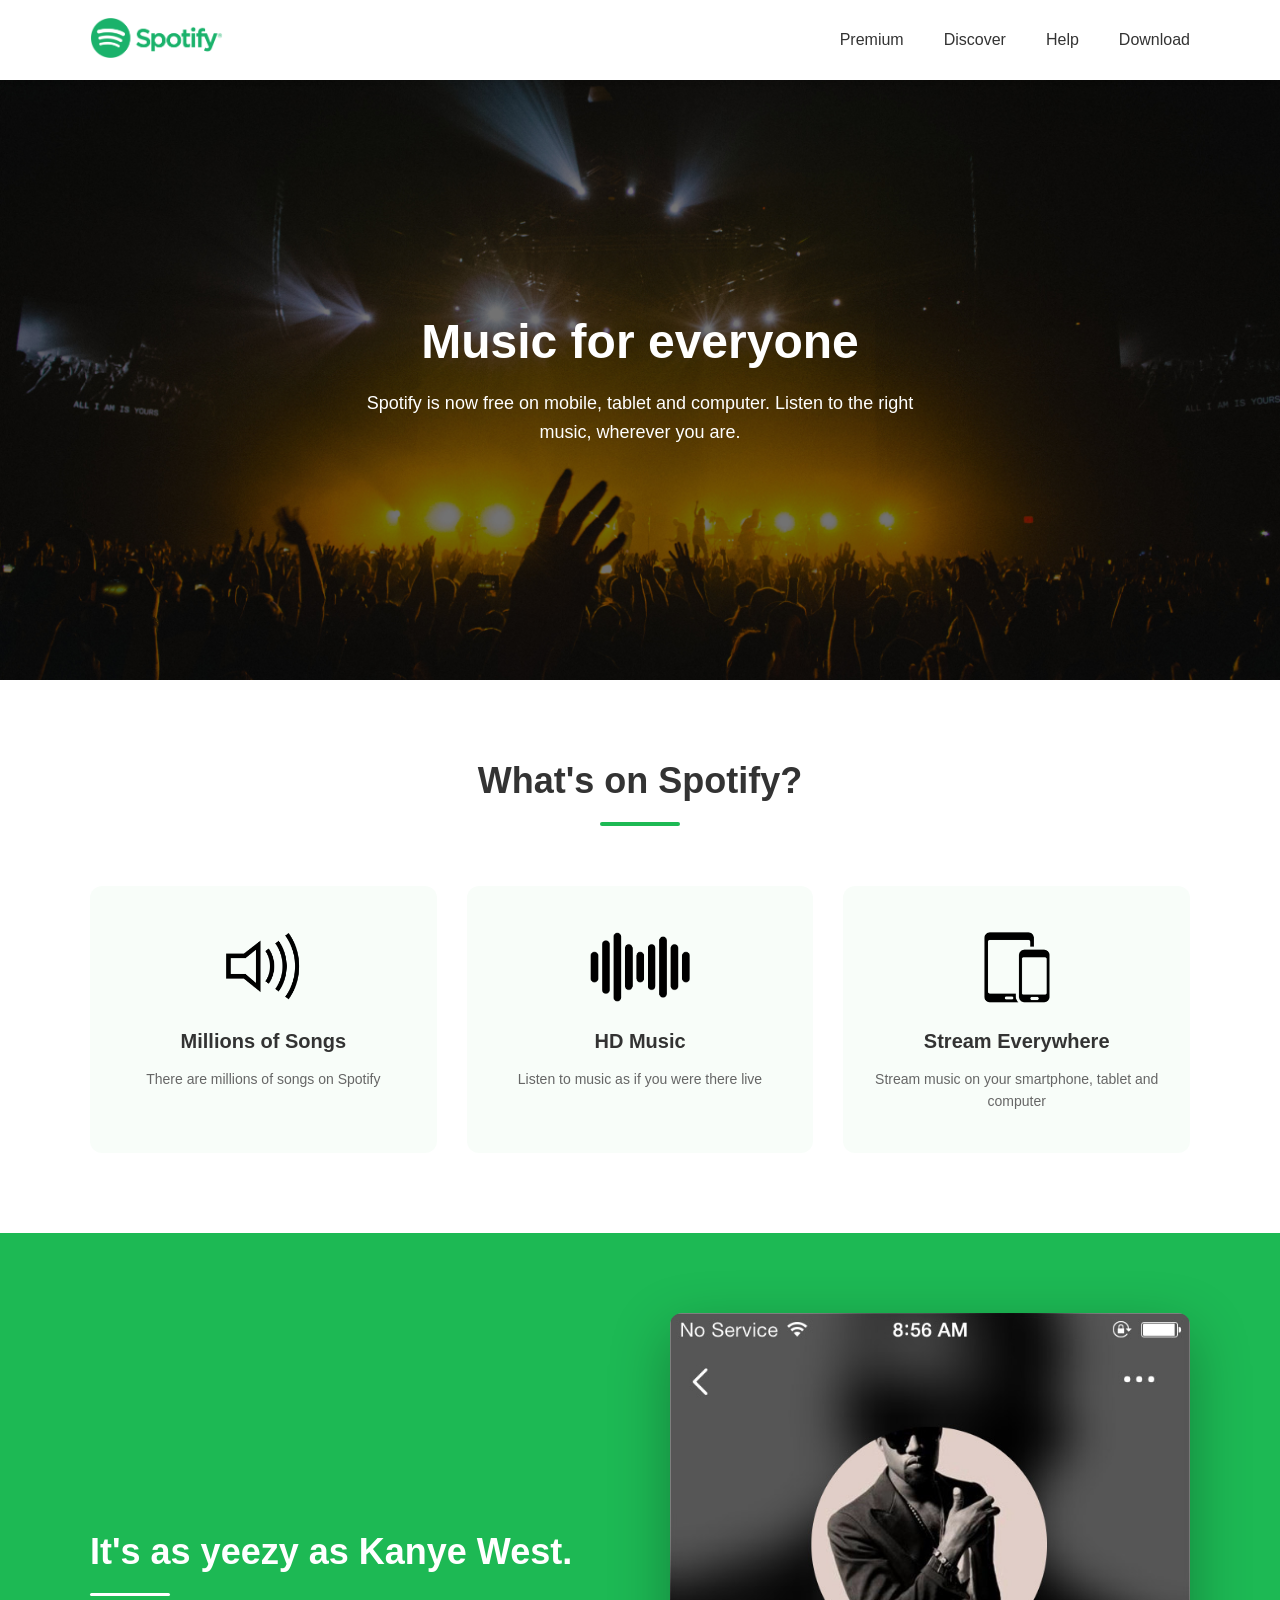
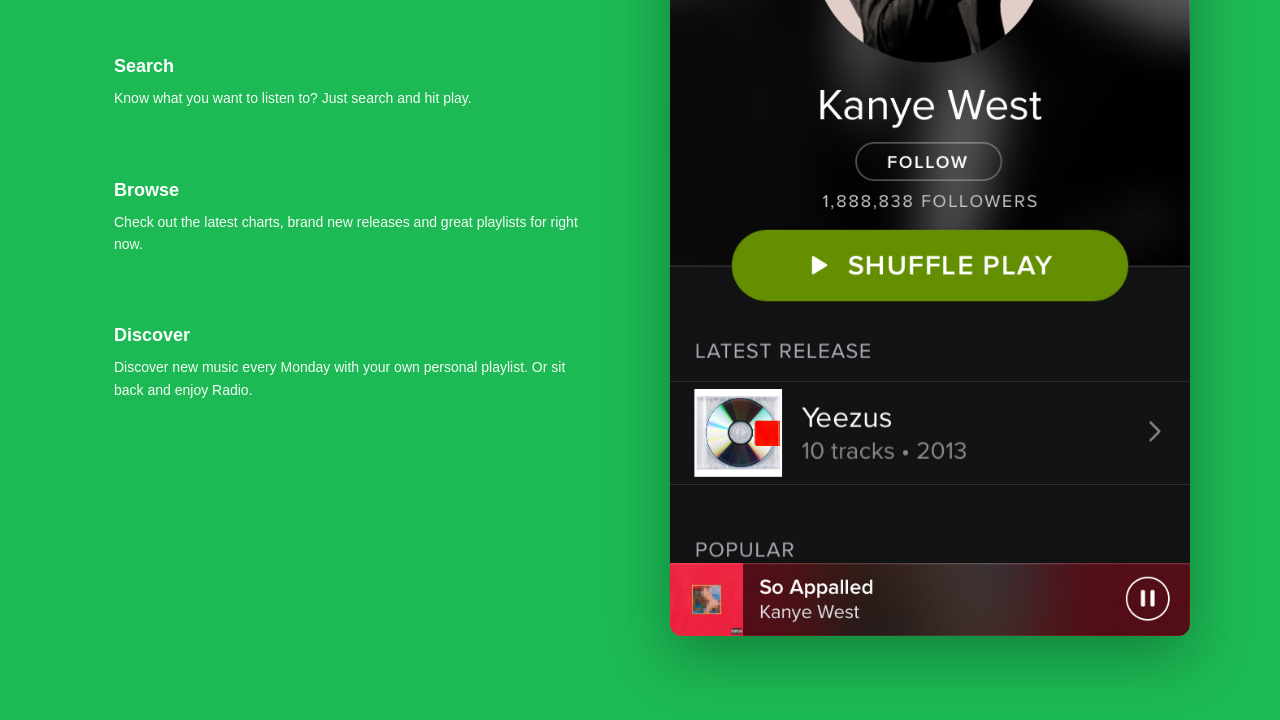
<file: spotyCo/index.html>
<!DOCTYPE html>
<html lang="en">
<head>
  <meta charset="UTF-8">
  <meta name="viewport" content="width=device-width, initial-scale=1.0">
  <title>Spotify</title>
  <link rel="stylesheet" href="./styles/style.css">
</head>
<body>
  <!-- NAVBAR -->
  <nav class="navbar">
    <div class="nav-wrapper">
      <div class="logo">
        <img src="./images/spotify-logo.png" alt="Spotify Logo">
      </div>
      <ul class="nav-links">
        <li><a href="#premium">Premium</a></li>
        <li><a href="#discover">Discover</a></li>
        <li><a href="#help">Help</a></li>
        <li><a href="#download">Download</a></li>
      </ul>
    </div>
  </nav>

  <!-- HERO SECTION -->
  <section class="hero">
    <h1>Music for everyone</h1>
    <p>Spotify is now free on mobile, tablet and computer. Listen to the right music, wherever you are.</p>
  </section>

  <!-- WHAT'S ON SPOTIFY -->
  <section class="features-section">
    <div class="container">
      <h2>What's on Spotify?</h2>
      <div class="underline"></div>
      <div class="features">
        <div class="feature">
          <img src="./images/music-icon.png" alt="Music Icon">
          <h3>Millions of Songs</h3>
          <p>There are millions of songs on Spotify</p>
        </div>
        <div class="feature">
          <img src="./images/high-quality-icon.png" alt="Quality Icon">
          <h3>HD Music</h3>
          <p>Listen to music as if you were there live</p>
        </div>
        <div class="feature">
          <img src="./images/devices-icon.png" alt="Devices Icon">
          <h3>Stream Everywhere</h3>
          <p>Stream music on your smartphone, tablet and computer</p>
        </div>
      </div>
    </div>
  </section>

  <!-- GREEN SECTION -->
  <section class="green-section">
    <div class="container green-content">
      <div class="text-content">
        <h2>It's as yeezy as Kanye West.</h2>
        <div class="underline-white"></div>
        <div class="info-items">
          <div class="info-item">
            <h3>Search</h3>
            <p>Know what you want to listen to? Just search and hit play.</p>
          </div>
          <div class="info-item">
            <h3>Browse</h3>
            <p>Check out the latest charts, brand new releases and great playlists for right now.</p>
          </div>
          <div class="info-item">
            <h3>Discover</h3>
            <p>Discover new music every Monday with your own personal playlist. Or sit back and enjoy Radio.</p>
          </div>
        </div>
      </div>
      <div class="image-content">
        <img src="./images/spotify-app.jpg" alt="Spotify App">
      </div>
      <div class="logo-bg">
        <img src="./images/spotify-icon-white.png" alt="Spotify Icon Background">
      </div>
    </div>
  </section>

</body>
</html>
</file>
<file: spotyCo/styles/style.css>
/* GENERAL STYLES */
* {
  margin: 0;
  padding: 0;
  box-sizing: border-box;
}

body {
  font-family: -apple-system, BlinkMacSystemFont, 'Segoe UI', Roboto, Oxygen, Ubuntu, Cantarell, sans-serif;
  color: #333;
  background-color: #fafafa;
}

.container {
  max-width: 1200px;
  margin: 0 auto;
  padding: 0 50px;
}

a {
  text-decoration: none;
  color: inherit;
}

/* NAVBAR */
.navbar {
  position: fixed;
  width: 100%;
  top: 0;
  background: white;
  box-shadow: 0 2px 4px rgba(0, 0, 0, 0.1);
  z-index: 100;
}

.nav-wrapper {
  max-width: 1200px;
  margin: 0 auto;
  padding: 0 50px;
  display: flex;
  justify-content: space-between;
  align-items: center;
  height: 80px;
}

.logo img {
  height: 40px;
  width: auto;
}

.nav-links {
  display: flex;
  list-style: none;
  gap: 40px;
}

.nav-links li a {
  font-weight: 500;
  color: #333;
  transition: color 0.3s ease;
  padding-bottom: 5px;
  border-bottom: 2px solid transparent;
}

.nav-links li a:hover {
  color: #1DB954;
  border-bottom-color: #1DB954;
}

/* HERO SECTION */
.hero {
  margin-top: 80px;
  background-image: url(/spotyCo/images/landing.jpg);
  background-size: cover;
  background-position: center;
  background-repeat: no-repeat;
  height: 600px;
  display: flex;
  flex-direction: column;
  justify-content: center;
  align-items: center;
  text-align: center;
  color: white;
}

.hero h1 {
  font-size: 48px;
  font-weight: bold;
  margin-bottom: 20px;
  animation: slideDown 0.8s ease;
}

.hero p {
  font-size: 18px;
  max-width: 600px;
  line-height: 1.6;
  animation: slideUp 0.8s ease 0.2s backwards;
}

@keyframes slideDown {
  from {
    opacity: 0;
    transform: translateY(-30px);
  }
  to {
    opacity: 1;
    transform: translateY(0);
  }
}

@keyframes slideUp {
  from {
    opacity: 0;
    transform: translateY(30px);
  }
  to {
    opacity: 1;
    transform: translateY(0);
  }
}

/* FEATURES SECTION */
.features-section {
  background: white;
  padding: 80px 0;
}

.features-section h2 {
  font-size: 36px;
  text-align: center;
  margin-bottom: 20px;
}

.underline {
  width: 80px;
  height: 4px;
  background: #1DB954;
  margin: 20px auto 60px;
  border-radius: 2px;
}

.features {
  display: flex;
  justify-content: space-around;
  gap: 30px;
}

.feature {
  flex: 1;
  text-align: center;
  padding: 40px 20px;
  border-radius: 12px;
  transition: all 0.4s cubic-bezier(0.175, 0.885, 0.32, 1.275);
  background: rgba(29, 185, 84, 0.03);
  cursor: pointer;
}

.feature:hover {
  transform: translateY(-15px);
  box-shadow: 0 20px 50px rgba(29, 185, 84, 0.15);
  background: rgba(29, 185, 84, 0.08);
}

.feature img {
  height: 80px;
  margin-bottom: 20px;
  transition: transform 0.3s ease;
}

.feature:hover img {
  transform: scale(1.1);
}

.feature h3 {
  font-size: 20px;
  margin-bottom: 15px;
  color: #333;
}

.feature p {
  font-size: 14px;
  color: #666;
  line-height: 1.6;
}

/* GREEN SECTION */
.green-section {
  background: #1DB954;
  padding: 80px 0;
  position: relative;
}

.green-content {
  display: flex;
  align-items: center;
  gap: 60px;
  position: relative;
}

.text-content {
  flex: 1;
  color: white;
}

.text-content h2 {
  font-size: 36px;
  font-weight: bold;
  margin-bottom: 20px;
}

.underline-white {
  width: 80px;
  height: 3px;
  background: white;
  margin-bottom: 40px;
  border-radius: 2px;
}

.info-items {
  display: flex;
  flex-direction: column;
  gap: 30px;
}

.info-item {
  padding: 20px;
  border-left: 4px solid rgba(255, 255, 255, 0);
  transition: all 0.3s ease;
  border-radius: 8px;
}

.info-item:hover {
  border-left-color: white;
  background: rgba(255, 255, 255, 0.1);
  transform: translateX(10px);
}

.info-item h3 {
  font-size: 18px;
  margin-bottom: 10px;
}

.info-item p {
  font-size: 14px;
  line-height: 1.6;
  opacity: 0.95;
}

.image-content {
  flex: 1;
  position: relative;
  z-index: 10;
}

.image-content img {
  width: 100%;
  height: auto;
  border-radius: 12px;
  box-shadow: 0 20px 60px rgba(0, 0, 0, 0.3);
  transition: all 0.4s ease;
}

.image-content img:hover {
  transform: scale(1.03);
  box-shadow: 0 30px 80px rgba(0, 0, 0, 0.4);
}

.logo-bg {
  position: absolute;
  right: 80px;
  top: 50%;
  transform: translateY(-50%);
  opacity: 0.15;
  z-index: 1;
  animation: float 6s ease-in-out infinite;
}

.logo-bg img {
  height: 250px;
  width: auto;
}

@keyframes float {
  0%, 100% {
    transform: translateY(-50%);
  }
  50% {
    transform: translateY(-60px);
  }
}

/* RESPONSIVE DESIGN */
@media (max-width: 768px) {
  .container {
    padding: 0 30px;
  }

  .nav-wrapper {
    padding: 0 30px;
    height: 70px;
  }

  .nav-links {
    gap: 20px;
  }

  .nav-links li a {
    font-size: 14px;
  }

  .hero {
    margin-top: 70px;
    height: 400px;
  }

  .hero h1 {
    font-size: 32px;
  }

  .hero p {
    font-size: 16px;
  }

  .features-section {
    padding: 60px 0;
  }

  .features {
    flex-direction: column;
    gap: 20px;
  }

  .green-section {
    padding: 60px 0;
  }

  .green-content {
    flex-direction: column;
    gap: 40px;
  }

  .logo-bg {
    position: static;
    opacity: 0.08;
    transform: none;
    margin-bottom: 30px;
    text-align: center;
  }

  .logo-bg img {
    height: 120px;
  }
}

@media (max-width: 480px) {
  .container {
    padding: 0 20px;
  }

  .nav-wrapper {
    padding: 0 20px;
    flex-direction: column;
    gap: 10px;
    height: auto;
  }

  .logo img {
    height: 30px;
  }

  .nav-links {
    gap: 15px;
    font-size: 12px;
  }

  .hero {
    margin-top: 150px;
    height: 300px;
  }

  .hero h1 {
    font-size: 24px;
  }

  .hero p {
    font-size: 14px;
  }

  .features-section h2 {
    font-size: 24px;
  }

  .feature {
    padding: 25px 15px;
  }

  .feature img {
    height: 60px;
  }

  .text-content h2 {
    font-size: 24px;
  }

  .info-item {
    padding: 15px;
  }

  .info-item h3 {
    font-size: 16px;
  }
}
</file>
